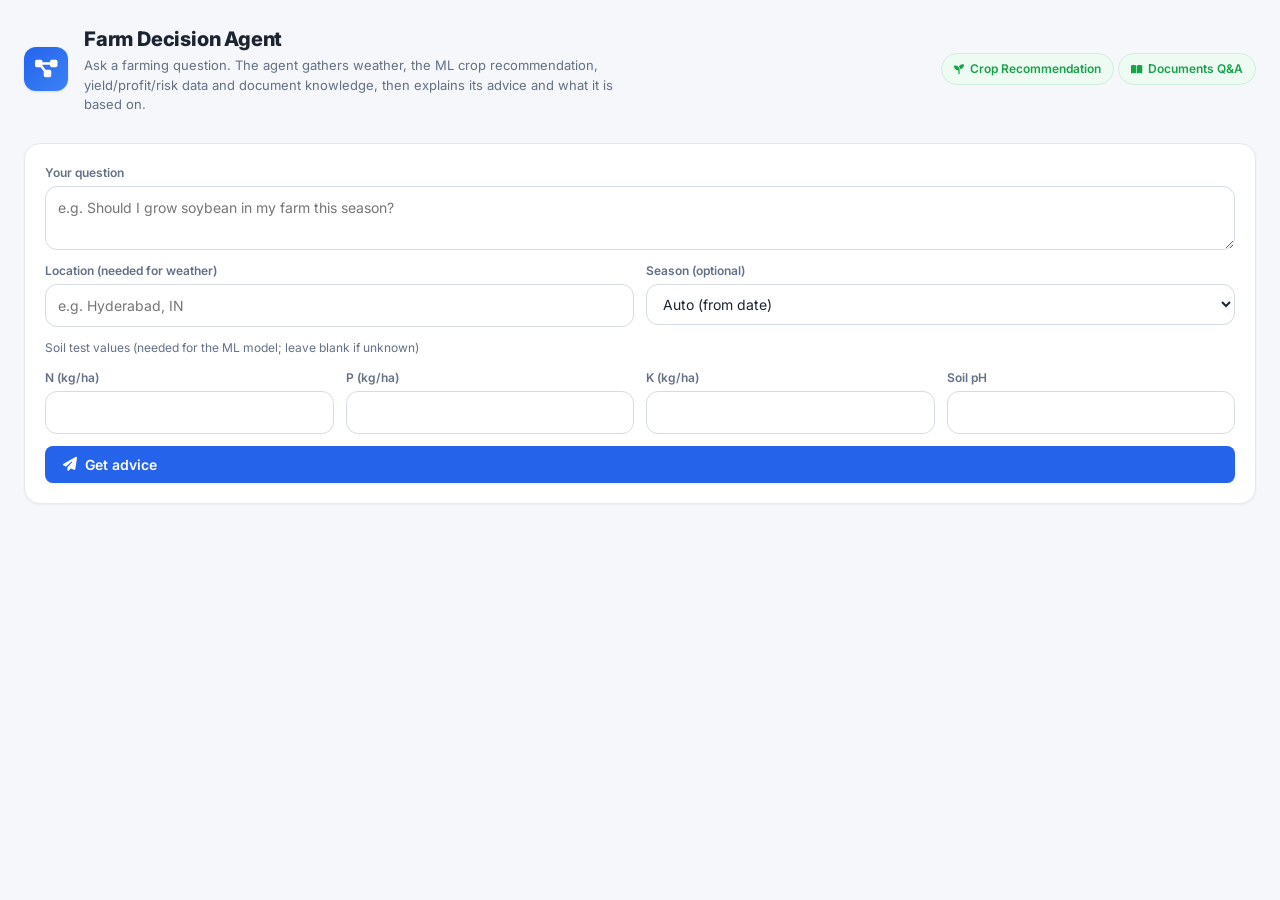
<file: weather/agent.html>
<!DOCTYPE html>
<html lang="en">
<head>
<meta charset="UTF-8">
<meta name="viewport" content="width=device-width, initial-scale=1.0">
<title>Farm Decision Agent</title>
<link rel="preconnect" href="https://fonts.googleapis.com">
<link href="https://fonts.googleapis.com/css2?family=Inter:wght@400;500;600;700;800&family=JetBrains+Mono:wght@500;600;700&display=swap" rel="stylesheet">
<link rel="stylesheet" href="https://cdnjs.cloudflare.com/ajax/libs/font-awesome/6.6.0/css/all.min.css">
<link rel="stylesheet" href="style.css">
</head>
<body>
<div class="app-shell">

    <header class="topbar">
        <div class="topbar-brand">
            <span class="brand-mark"><i class="fa-solid fa-diagram-project"></i></span>
            <div class="brand-copy">
                <h1 class="brand-title">Farm Decision Agent</h1>
                <p class="brand-subtitle">Ask a farming question. The agent gathers weather, the ML crop recommendation, yield/profit/risk data and document knowledge, then explains its advice and what it is based on.</p>
            </div>
        </div>
        <div class="topbar-meta">
            <a class="topbar-pill" href="index.html" style="text-decoration:none"><i class="fa-solid fa-seedling"></i> Crop Recommendation</a>
            <a class="topbar-pill" href="assistant.html" style="text-decoration:none"><i class="fa-solid fa-book-open"></i> Documents Q&amp;A</a>
        </div>
    </header>

    <form id="agentForm" class="panel agent-form">
        <label class="agent-field agent-wide">Your question
            <textarea id="agQuestion" rows="2" maxlength="1000" required
                placeholder="e.g. Should I grow soybean in my farm this season?"></textarea>
        </label>
        <label class="agent-field">Location (needed for weather)
            <input id="agLocation" type="text" maxlength="100" placeholder="e.g. Hyderabad, IN">
        </label>
        <label class="agent-field">Season (optional)
            <select id="agSeason"><option value="">Auto (from date)</option><option>Kharif</option><option>Rabi</option><option>Zaid</option></select>
        </label>
        <div class="agent-soil agent-wide">
            <span class="agent-soil-title">Soil test values (needed for the ML model; leave blank if unknown)</span>
            <label class="agent-field">N (kg/ha)<input id="agN" type="number" min="0" step="any"></label>
            <label class="agent-field">P (kg/ha)<input id="agP" type="number" min="0" step="any"></label>
            <label class="agent-field">K (kg/ha)<input id="agK" type="number" min="0" step="any"></label>
            <label class="agent-field">Soil pH<input id="agPh" type="number" min="0" max="14" step="any"></label>
        </div>
        <button id="agSubmit" type="submit" class="search-btn agent-wide"><i class="fas fa-paper-plane"></i><span>Get advice</span></button>
    </form>

    <div id="agStatus" class="chat-status"></div>
    <div id="agResult"></div>

</div>
<script src="agent.js"></script>
</body>
</html>
</file>
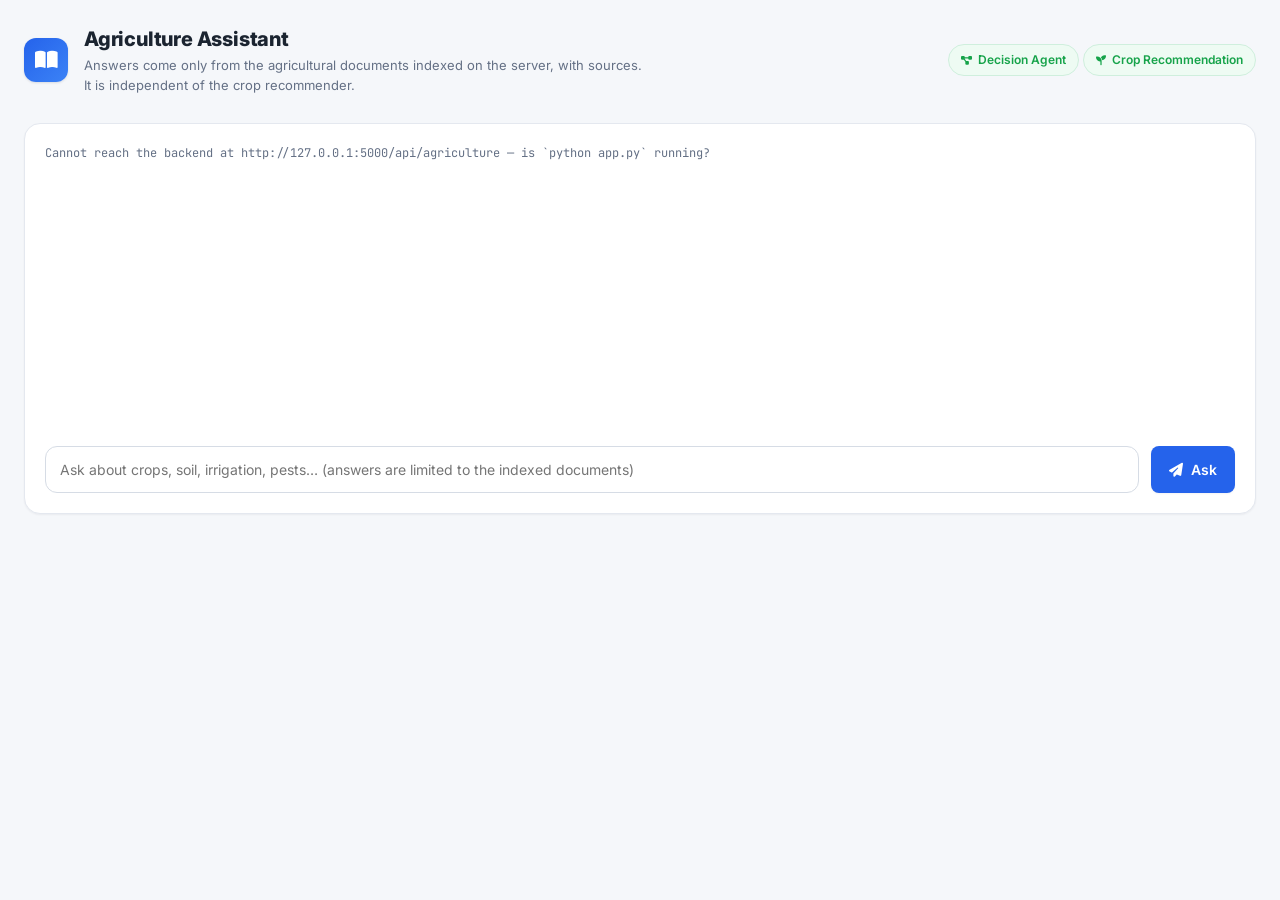
<file: weather/assistant.html>
<!DOCTYPE html>
<html lang="en">
<head>
<meta charset="UTF-8">
<meta name="viewport" content="width=device-width, initial-scale=1.0">
<title>Agriculture Assistant</title>
<link rel="preconnect" href="https://fonts.googleapis.com">
<link href="https://fonts.googleapis.com/css2?family=Inter:wght@400;500;600;700;800&family=JetBrains+Mono:wght@500;600;700&display=swap" rel="stylesheet">
<link rel="stylesheet" href="https://cdnjs.cloudflare.com/ajax/libs/font-awesome/6.6.0/css/all.min.css">
<link rel="stylesheet" href="style.css">
</head>
<body>
<div class="app-shell">

    <header class="topbar">
        <div class="topbar-brand">
            <span class="brand-mark"><i class="fa-solid fa-book-open"></i></span>
            <div class="brand-copy">
                <h1 class="brand-title">Agriculture Assistant</h1>
                <p class="brand-subtitle">Answers come only from the agricultural documents indexed on the server, with sources. It is independent of the crop recommender.</p>
            </div>
        </div>
        <div class="topbar-meta">
            <a class="topbar-pill" href="agent.html" style="text-decoration:none"><i class="fa-solid fa-diagram-project"></i> Decision Agent</a>
            <a class="topbar-pill" href="index.html" style="text-decoration:none"><i class="fa-solid fa-seedling"></i> Crop Recommendation</a>
        </div>
    </header>

    <div class="panel chat-panel">
        <p id="chatStatus" class="chat-status">Checking knowledge base…</p>
        <div id="chatLog" class="chat-log" aria-live="polite"></div>
        <form id="chatForm" class="chat-form">
            <input id="chatInput" type="text" maxlength="1000" autocomplete="off"
                   placeholder="Ask about crops, soil, irrigation, pests… (answers are limited to the indexed documents)">
            <button id="chatSend" type="submit" class="search-btn"><i class="fas fa-paper-plane"></i><span>Ask</span></button>
        </form>
    </div>

</div>
<script src="assistant.js"></script>
</body>
</html>
</file>
<file: weather/style.css>
/* =========================================================
   DESIGN TOKENS
========================================================= */
:root{
    --color-primary:#2563EB;
    --color-primary-dark:#1D4ED8;
    --color-primary-light:#EFF4FF;
    --color-secondary:#16A34A;
    --color-secondary-light:#EEFBF3;
    --color-accent:#F59E0B;
    --color-accent-light:#FFF7E8;
    --color-danger:#DC2626;
    --color-danger-light:#FDEDED;

    --color-bg:#F5F7FA;
    --color-surface:#FFFFFF;
    --color-surface-alt:#F8FAFC;
    --color-border:#E4E8EF;
    --color-border-strong:#D6DCE5;

    --color-text:#1B2430;
    --color-text-muted:#647085;
    --color-text-faint:#9AA5B5;

    --font-sans:'Inter',-apple-system,BlinkMacSystemFont,'Segoe UI',sans-serif;
    --font-mono:'JetBrains Mono',ui-monospace,monospace;

    --radius-sm:8px;
    --radius-md:12px;
    --radius-lg:16px;

    --shadow-xs:0 1px 2px rgba(16,24,40,.05);
    --shadow-sm:0 1px 3px rgba(16,24,40,.07),0 1px 2px rgba(16,24,40,.05);
    --shadow-md:0 6px 18px rgba(16,24,40,.08);

    --space-1:4px;
    --space-2:8px;
    --space-3:12px;
    --space-4:16px;
    --space-5:20px;
    --space-6:24px;
    --space-8:32px;

    --ease:cubic-bezier(.22,1,.36,1);
}

*{ margin:0; padding:0; box-sizing:border-box; }

body{
    font-family:var(--font-sans);
    background:var(--color-bg);
    color:var(--color-text);
    line-height:1.5;
    -webkit-font-smoothing:antialiased;
}

.hidden{ display:none !important; }

img{ max-width:100%; display:block; }

button{ font-family:inherit; cursor:pointer; }
input{ font-family:inherit; }

/* =========================================================
   SHELL / LAYOUT
========================================================= */
.app-shell{
    max-width:1360px;
    margin:0 auto;
    padding:var(--space-6) var(--space-6) 64px;
    display:flex;
    flex-direction:column;
    gap:var(--space-5);
}

/* =========================================================
   TOP BAR
========================================================= */
.topbar{
    display:flex;
    align-items:center;
    justify-content:space-between;
    gap:var(--space-4);
    padding-bottom:var(--space-2);
    flex-wrap:wrap;
}

.topbar-brand{
    display:flex;
    align-items:center;
    gap:var(--space-4);
}

.brand-mark{
    width:44px;
    height:44px;
    flex-shrink:0;
    border-radius:var(--radius-md);
    background:linear-gradient(135deg,var(--color-primary),#3B82F6);
    color:#fff;
    display:flex;
    align-items:center;
    justify-content:center;
    font-size:20px;
    box-shadow:var(--shadow-sm);
}

.brand-title{
    font-size:20px;
    font-weight:800;
    letter-spacing:-.01em;
    color:var(--color-text);
}

.brand-subtitle{
    font-size:13px;
    color:var(--color-text-muted);
    max-width:560px;
    margin-top:2px;
}

.topbar-pill{
    display:inline-flex;
    align-items:center;
    gap:6px;
    font-size:12px;
    font-weight:600;
    color:var(--color-secondary);
    background:var(--color-secondary-light);
    border:1px solid #CFEFDD;
    padding:6px 12px;
    border-radius:999px;
}
.topbar-pill i{ font-size:10px; }

/* =========================================================
   SEARCH BAR
========================================================= */
.search-panel{
    background:var(--color-surface);
    border:1px solid var(--color-border);
    border-radius:var(--radius-lg);
    box-shadow:var(--shadow-xs);
    padding:var(--space-4) var(--space-5);
    display:flex;
    flex-wrap:wrap;
    align-items:center;
    gap:var(--space-4);
}

.search-bar{
    flex:1 1 380px;
    display:flex;
    align-items:center;
    gap:var(--space-3);
    background:var(--color-surface-alt);
    border:1px solid var(--color-border);
    border-radius:var(--radius-md);
    padding:0 var(--space-4);
    transition:border-color .15s var(--ease), box-shadow .15s var(--ease);
}

.search-bar:focus-within{
    border-color:var(--color-primary);
    box-shadow:0 0 0 3px var(--color-primary-light);
}

.search-bar-icon{ color:var(--color-text-faint); font-size:14px; }

.search-box{
    flex:1;
    border:none;
    background:transparent;
    outline:none;
    padding:12px 0;
    font-size:14px;
    color:var(--color-text);
}
.search-box::placeholder{ color:var(--color-text-faint); }

.location-btn{
    width:38px;
    height:38px;
    border-radius:var(--radius-sm);
    border:1px solid var(--color-border);
    background:var(--color-surface);
    color:var(--color-text-muted);
    display:flex;
    align-items:center;
    justify-content:center;
    transition:all .15s var(--ease);
}
.location-btn:hover{ border-color:var(--color-primary); color:var(--color-primary); }

.search-btn{
    display:inline-flex;
    align-items:center;
    gap:8px;
    background:var(--color-primary);
    color:#fff;
    border:none;
    padding:10px 18px;
    border-radius:var(--radius-sm);
    font-size:14px;
    font-weight:600;
    box-shadow:var(--shadow-xs);
    transition:background .15s var(--ease);
}
.search-btn:hover{ background:var(--color-primary-dark); }

.recent-searches{
    display:flex;
    align-items:center;
    gap:var(--space-2);
    flex-wrap:wrap;
}

.recent-label{
    font-size:12px;
    font-weight:600;
    color:var(--color-text-faint);
    display:inline-flex;
    align-items:center;
    gap:5px;
    white-space:nowrap;
}

.recent-list{ display:flex; gap:8px; flex-wrap:wrap; }

.recent-list button{
    font-size:12.5px;
    font-weight:500;
    color:var(--color-text-muted);
    background:var(--color-surface-alt);
    border:1px solid var(--color-border);
    padding:6px 12px;
    border-radius:999px;
    transition:all .15s var(--ease);
}
.recent-list button:hover{
    border-color:var(--color-primary);
    color:var(--color-primary);
    background:var(--color-primary-light);
}

/* =========================================================
   LOADING / ERROR STATES
========================================================= */
.loading, .error{
    background:var(--color-surface);
    border:1px solid var(--color-border);
    border-radius:var(--radius-lg);
    padding:48px;
    display:flex;
    flex-direction:column;
    align-items:center;
    justify-content:center;
    gap:var(--space-3);
    color:var(--color-text-muted);
    font-size:14px;
}

.error{ color:var(--color-danger); }
.error i{ font-size:26px; }

.spinner{
    width:32px;
    height:32px;
    border:3px solid var(--color-border);
    border-top-color:var(--color-primary);
    border-radius:50%;
    animation:spin .8s linear infinite;
}
@keyframes spin{ to{ transform:rotate(360deg); } }

/* =========================================================
   DASHBOARD GRID
========================================================= */
.dashboard-grid{
    display:grid;
    grid-template-columns:380px 1fr;
    gap:var(--space-5);
    align-items:start;
}

.dashboard-col{ display:flex; flex-direction:column; gap:var(--space-5); }

@media (max-width:960px){
    .dashboard-grid{ grid-template-columns:1fr; }
}

/* =========================================================
   PANEL (generic card shell)
========================================================= */
.panel{
    background:var(--color-surface);
    border:1px solid var(--color-border);
    border-radius:var(--radius-lg);
    box-shadow:var(--shadow-xs);
    padding:var(--space-5);
    animation:fadeIn .35s var(--ease);
}

@keyframes fadeIn{
    from{ opacity:0; transform:translateY(6px); }
    to{ opacity:1; transform:translateY(0); }
}

.panel-heading{
    display:flex;
    align-items:center;
    justify-content:space-between;
    gap:var(--space-3);
    margin-bottom:var(--space-4);
}

.panel-heading h3{
    font-size:14.5px;
    font-weight:700;
    display:flex;
    align-items:center;
    gap:8px;
    color:var(--color-text);
}
.panel-heading h3 i{ color:var(--color-primary); font-size:13px; }

/* =========================================================
   REGION CARD
========================================================= */
.region-card{ border-left:3px solid var(--color-secondary); }
.region-card .panel-heading h3 i{ color:var(--color-secondary); }

.region-label{
    font-size:15px;
    font-weight:600;
    color:var(--color-text);
    margin-bottom:var(--space-4);
}

.common-crops-heading{
    font-size:11.5px;
    font-weight:700;
    text-transform:uppercase;
    letter-spacing:.04em;
    color:var(--color-text-faint);
    margin-bottom:var(--space-2);
}

.badge-row{ display:flex; flex-wrap:wrap; gap:8px; }

.crop-badge{
    font-size:12.5px;
    font-weight:600;
    background:var(--color-secondary-light);
    color:#0F7A3D;
    border:1px solid #CFEFDD;
    padding:6px 11px;
    border-radius:999px;
}

/* =========================================================
   WEATHER PANEL
========================================================= */
.weather-panel .panel-heading h3 i{ color:var(--color-primary); }

.unit-toggle{
    font-size:11.5px;
    font-weight:600;
    color:var(--color-primary);
    background:var(--color-primary-light);
    border:1px solid #D6E4FF;
    padding:5px 10px;
    border-radius:999px;
    white-space:nowrap;
}
.unit-toggle:hover{ background:#E1EBFF; }

.location .city{ font-size:17px; font-weight:700; }
.location .date{ font-size:12.5px; color:var(--color-text-muted); margin-top:1px; margin-bottom:var(--space-3); }

.weather-main{
    display:flex;
    align-items:center;
    gap:var(--space-3);
    padding:var(--space-2) 0 var(--space-4);
    border-bottom:1px solid var(--color-border);
    margin-bottom:var(--space-4);
}

.weather-main img{ width:56px; height:56px; }

.weather-main .temp{
    font-family:var(--font-mono);
    font-size:32px;
    font-weight:700;
    line-height:1;
    color:var(--color-text);
}

.weather-main .weather{
    font-size:12.5px;
    font-weight:600;
    text-transform:capitalize;
    color:var(--color-text-muted);
    margin-top:4px;
}

.details{
    display:grid;
    grid-template-columns:repeat(3, 1fr);
    gap:var(--space-2);
    margin-bottom:var(--space-4);
}

.details .card{
    background:var(--color-surface-alt);
    border:1px solid var(--color-border);
    border-radius:var(--radius-sm);
    padding:10px 8px;
    text-align:center;
}

.details .card i{ color:var(--color-primary); font-size:13px; margin-bottom:4px; }

.details .card span{
    display:block;
    font-size:10px;
    font-weight:600;
    text-transform:uppercase;
    letter-spacing:.02em;
    color:var(--color-text-faint);
    margin-bottom:2px;
}

.details .card p{
    font-family:var(--font-mono);
    font-size:13px;
    font-weight:600;
    color:var(--color-text);
}

.sun-card{
    display:flex;
    gap:var(--space-3);
    margin-bottom:var(--space-4);
}

.sun-item{
    flex:1;
    display:flex;
    align-items:center;
    gap:8px;
    background:var(--color-accent-light);
    border:1px solid #FCE7BE;
    border-radius:var(--radius-sm);
    padding:8px 10px;
}

.sun-icon{ font-size:18px; }
.sun-item small{ font-size:10px; color:var(--color-text-muted); font-weight:600; text-transform:uppercase; }
.sun-item p{ font-family:var(--font-mono); font-size:12.5px; font-weight:600; }

.bottom{
    display:flex;
    justify-content:flex-end;
    padding-top:var(--space-2);
    border-top:1px solid var(--color-border);
}
.bottom .updated{ font-size:11.5px; color:var(--color-text-faint); }
.bottom .updated span{ font-family:var(--font-mono); color:var(--color-text-muted); font-weight:600; }

/* =========================================================
   SOIL INPUT PANEL
========================================================= */
.soil-section .panel-heading h3 i{ color:var(--color-accent); }

.soil-hint{
    font-size:12.5px;
    color:var(--color-text-muted);
    background:var(--color-primary-light);
    border:1px solid #D6E4FF;
    border-radius:var(--radius-sm);
    padding:9px 12px;
    margin-bottom:var(--space-4);
    display:flex;
    gap:8px;
    align-items:flex-start;
}
.soil-hint i{ color:var(--color-primary); margin-top:2px; }

.soil-inputs{
    display:flex;
    flex-direction:column;
    gap:var(--space-3);
    margin-bottom:var(--space-3);
}

.soil-field label{
    display:flex;
    justify-content:space-between;
    align-items:baseline;
    margin-bottom:6px;
}

.soil-field-name{
    font-size:13px;
    font-weight:600;
    color:var(--color-text);
    display:inline-flex;
    align-items:center;
    gap:6px;
}
.soil-field-name i{ color:var(--color-text-faint); font-size:11px; }

.soil-field-unit{
    font-size:11px;
    font-weight:600;
    color:var(--color-text-faint);
    text-transform:uppercase;
}

.soil-field input{
    width:100%;
    border:1px solid var(--color-border);
    border-radius:var(--radius-sm);
    padding:10px 12px;
    font-size:14px;
    font-family:var(--font-mono);
    color:var(--color-text);
    outline:none;
    transition:border-color .15s var(--ease), box-shadow .15s var(--ease);
}
.soil-field input:focus{
    border-color:var(--color-primary);
    box-shadow:0 0 0 3px var(--color-primary-light);
}

.soil-field-range{
    display:block;
    font-size:11px;
    color:var(--color-text-faint);
    margin-top:4px;
}

.soil-footnote{
    font-size:11.5px;
    color:var(--color-text-faint);
    line-height:1.5;
    margin-bottom:var(--space-4);
}

.recommend-btn{
    width:100%;
    background:var(--color-primary);
    color:#fff;
    border:none;
    padding:13px;
    border-radius:var(--radius-md);
    font-size:14.5px;
    font-weight:700;
    display:flex;
    align-items:center;
    justify-content:center;
    gap:9px;
    box-shadow:var(--shadow-sm);
    transition:background .15s var(--ease), transform .1s var(--ease);
}
.recommend-btn:hover:not(:disabled){ background:var(--color-primary-dark); }
.recommend-btn:active:not(:disabled){ transform:scale(.99); }
.recommend-btn:disabled{ opacity:.65; cursor:not-allowed; }

/* =========================================================
   EMPTY / LOADING / ERROR — RIGHT COLUMN
========================================================= */
.crop-empty-state, .crop-loading, .crop-error{
    background:var(--color-surface);
    border:1px dashed var(--color-border-strong);
    border-radius:var(--radius-lg);
    padding:64px 32px;
    display:flex;
    flex-direction:column;
    align-items:center;
    justify-content:center;
    text-align:center;
    gap:10px;
    min-height:420px;
}

.crop-empty-state i{ font-size:34px; color:var(--color-text-faint); margin-bottom:6px; }
.crop-empty-state h3{ font-size:16px; font-weight:700; color:var(--color-text); }
.crop-empty-state p{ font-size:13.5px; color:var(--color-text-muted); max-width:320px; }

.crop-loading p, .crop-error p{ font-size:14px; color:var(--color-text-muted); }
.crop-error{ border-style:solid; border-color:#F3C6C6; background:var(--color-danger-light); }
.crop-error i{ font-size:28px; color:var(--color-danger); }
.crop-error p{ color:var(--color-danger); }

/* =========================================================
   CROP RESULT — HERO
========================================================= */
.crop-result{ display:flex; flex-direction:column; gap:var(--space-5); }

.prediction-hero{
    background:linear-gradient(180deg,var(--color-surface) 0%,var(--color-surface) 100%);
    border:1px solid var(--color-border);
    border-top:4px solid var(--color-primary);
    border-radius:var(--radius-lg);
    padding:var(--space-6);
    box-shadow:var(--shadow-md);
}

.result-header{
    display:flex;
    align-items:center;
    gap:var(--space-5);
    padding-bottom:var(--space-5);
    margin-bottom:var(--space-5);
    border-bottom:1px solid var(--color-border);
}

.crop-image{
    width:96px;
    height:96px;
    object-fit:contain;
    background:var(--color-surface-alt);
    border:1px solid var(--color-border);
    border-radius:var(--radius-md);
    padding:12px;
    flex-shrink:0;
}

.section-eyebrow{
    display:inline-flex;
    align-items:center;
    gap:6px;
    font-size:11px;
    font-weight:700;
    text-transform:uppercase;
    letter-spacing:.05em;
    color:var(--color-primary);
    background:var(--color-primary-light);
    padding:4px 10px;
    border-radius:999px;
    margin-bottom:8px;
}

.result-title h2{
    font-size:28px;
    font-weight:800;
    letter-spacing:-.01em;
    color:var(--color-text);
}

.scientific-name{
    font-size:13.5px;
    font-style:italic;
    color:var(--color-text-muted);
    margin-top:2px;
}

.crop-description{
    font-size:14px;
    color:var(--color-text-muted);
    line-height:1.6;
    margin-bottom:var(--space-5);
}

.result-stats{
    display:grid;
    grid-template-columns:repeat(5, 1fr);
    gap:var(--space-4);
}

@media (max-width:900px){
    .result-stats{ grid-template-columns:repeat(2, 1fr); }
}

.stat-box span{
    display:block;
    font-size:10.5px;
    font-weight:700;
    text-transform:uppercase;
    letter-spacing:.03em;
    color:var(--color-text-faint);
    margin-bottom:5px;
}

.stat-box p{
    font-family:var(--font-mono);
    font-size:19px;
    font-weight:700;
    color:var(--color-text);
    margin-bottom:8px;
}

.stat-box-plain p{ font-size:15px; margin-bottom:0; }

.progress-track{
    width:100%;
    height:7px;
    background:var(--color-surface-alt);
    border:1px solid var(--color-border);
    border-radius:999px;
    overflow:hidden;
}

.progress-fill{
    height:100%;
    width:0%;
    border-radius:999px;
    transition:width .6s var(--ease);
    background:var(--color-primary);
}

.progress-fill.bar-good{ background:var(--color-secondary); }
.progress-fill.bar-warn{ background:var(--color-accent); }
.progress-fill.bar-bad{ background:var(--color-danger); }

/* =========================================================
   DETAIL GRID (secondary cards)
========================================================= */
.detail-grid{
    display:grid;
    grid-template-columns:repeat(2, 1fr);
    gap:var(--space-4);
}

@media (max-width:760px){
    .detail-grid{ grid-template-columns:1fr; }
}

.detail-card{
    background:var(--color-surface);
    border:1px solid var(--color-border);
    border-radius:var(--radius-md);
    padding:var(--space-5);
    box-shadow:var(--shadow-xs);
}

.detail-card h4{
    font-size:13px;
    font-weight:700;
    display:flex;
    align-items:center;
    gap:7px;
    margin-bottom:var(--space-3);
    color:var(--color-text);
}
.detail-card h4 i{ color:var(--color-primary); font-size:12px; }

.plain-list{ list-style:none; display:flex; flex-direction:column; gap:8px; }

.plain-list li{
    display:flex;
    justify-content:space-between;
    align-items:center;
    font-size:13px;
    padding-bottom:8px;
    border-bottom:1px solid var(--color-surface-alt);
}
.plain-list li:last-child{ border-bottom:none; padding-bottom:0; }

.plain-list li span:first-child{ color:var(--color-text-muted); }
.plain-list li span:last-child{ font-family:var(--font-mono); font-weight:600; color:var(--color-text); }

.suitable-for-line{
    margin-top:var(--space-3);
    font-size:12.5px;
    font-weight:600;
    color:var(--color-secondary);
}

/* Why This Crop — render as badges instead of a plain list */
.badge-list{ flex-direction:row; flex-wrap:wrap; gap:8px; }
.badge-list li{
    border:none;
    padding:6px 11px;
    border-radius:999px;
    font-size:12.5px;
    font-weight:600;
    background:var(--color-surface-alt);
    border:1px solid var(--color-border);
    color:var(--color-text-muted);
    display:block;
}

.suggestions-box .plain-list li{
    justify-content:flex-start;
    gap:8px;
    color:var(--color-text-muted);
}

.fertilizer-tip p{
    font-size:13.5px;
    color:var(--color-text-muted);
    line-height:1.6;
}

.top-predictions ol{
    list-style:none;
    counter-reset:top-pred;
    display:flex;
    flex-direction:column;
    gap:8px;
}
.top-predictions li{
    counter-increment:top-pred;
    font-size:13px;
    font-weight:600;
    color:var(--color-text);
    padding:8px 10px;
    background:var(--color-surface-alt);
    border-radius:var(--radius-sm);
    border:1px solid var(--color-border);
}

/* =========================================================
   OVERALL RECOMMENDATIONS
========================================================= */
.recommendation-section{ border-left:3px solid var(--color-accent); }
.recommendation-section .panel-heading h3 i{ color:var(--color-accent); }

.recommendation-subtext{
    font-size:12px;
    color:var(--color-text-faint);
    margin-bottom:var(--space-4);
    font-family:var(--font-mono);
}

.recommendation-list{ list-style:none; display:flex; flex-direction:column; gap:var(--space-3); }

.recommendation-item{
    background:var(--color-surface-alt);
    border:1px solid var(--color-border);
    border-radius:var(--radius-md);
    padding:var(--space-4);
}

.recommendation-row{
    display:flex;
    align-items:center;
    gap:var(--space-3);
    flex-wrap:wrap;
    margin-bottom:8px;
}

.recommendation-rank{
    font-family:var(--font-mono);
    font-weight:700;
    color:var(--color-text-faint);
    font-size:13px;
}

.recommendation-crop{
    font-weight:700;
    font-size:14.5px;
    color:var(--color-text);
    flex:1;
}

.recommendation-stars{ font-size:12.5px; letter-spacing:1px; }

.recommendation-score{
    font-family:var(--font-mono);
    font-weight:700;
    font-size:14px;
    color:var(--color-primary);
    background:var(--color-primary-light);
    padding:3px 10px;
    border-radius:999px;
}

.recommendation-reasons{ display:flex; flex-wrap:wrap; gap:6px; }

.reason-badge{
    font-size:11.5px;
    font-weight:600;
    padding:4px 9px;
    border-radius:999px;
    border:1px solid transparent;
}
.reason-badge.reason-ok{ background:var(--color-secondary-light); color:#0F7A3D; border-color:#CFEFDD; }
.reason-badge.reason-bad{ background:var(--color-danger-light); color:#B42318; border-color:#F3C6C6; }
.reason-badge.reason-neutral{ background:var(--color-surface); color:var(--color-text-muted); border-color:var(--color-border); }

/* =========================================================
   PREDICTION HISTORY PANEL
========================================================= */
.history-panel{ margin-top:var(--space-2); }

.history-heading{ flex-wrap:wrap; gap:var(--space-3); }

.history-actions{ display:flex; gap:8px; }

.history-btn{
    font-size:12.5px;
    font-weight:600;
    color:var(--color-text-muted);
    background:var(--color-surface);
    border:1px solid var(--color-border);
    padding:7px 12px;
    border-radius:var(--radius-sm);
    display:inline-flex;
    align-items:center;
    gap:6px;
    transition:all .15s var(--ease);
}
.history-btn:hover{ border-color:var(--color-primary); color:var(--color-primary); }
.history-btn-danger:hover{ border-color:var(--color-danger); color:var(--color-danger); background:var(--color-danger-light); }

.history-toolbar{
    display:flex;
    flex-wrap:wrap;
    gap:var(--space-3);
    margin-bottom:var(--space-4);
}

.history-search{
    flex:1 1 220px;
    display:flex;
    align-items:center;
    gap:8px;
    background:var(--color-surface-alt);
    border:1px solid var(--color-border);
    border-radius:var(--radius-sm);
    padding:0 var(--space-3);
}
.history-search i{ color:var(--color-text-faint); font-size:12px; }
.history-search input{
    flex:1;
    border:none;
    background:transparent;
    outline:none;
    padding:9px 0;
    font-size:13px;
}

.history-toolbar select{
    border:1px solid var(--color-border);
    background:var(--color-surface-alt);
    border-radius:var(--radius-sm);
    padding:9px 10px;
    font-size:13px;
    color:var(--color-text-muted);
    outline:none;
}

.history-table-wrap{ overflow-x:auto; }

.history-table{
    width:100%;
    border-collapse:collapse;
    font-size:13px;
}

.history-table th{
    text-align:left;
    font-size:10.5px;
    font-weight:700;
    text-transform:uppercase;
    letter-spacing:.03em;
    color:var(--color-text-faint);
    padding:0 12px 10px;
    border-bottom:1px solid var(--color-border);
    white-space:nowrap;
}

.history-table td{
    padding:11px 12px;
    border-bottom:1px solid var(--color-surface-alt);
    color:var(--color-text);
    white-space:nowrap;
}

.history-table tbody tr:hover{ background:var(--color-surface-alt); }

.history-table td:first-child, .history-table td:nth-child(2){ font-family:var(--font-mono); font-size:12px; color:var(--color-text-muted); }

.history-crop-pill{
    font-weight:600;
    background:var(--color-secondary-light);
    color:#0F7A3D;
    padding:3px 9px;
    border-radius:999px;
    font-size:12px;
}

.history-delete-btn{
    background:none;
    border:none;
    color:var(--color-text-faint);
    font-size:13px;
    padding:4px;
}
.history-delete-btn:hover{ color:var(--color-danger); }

.history-empty{
    text-align:center;
    padding:32px;
    font-size:13.5px;
    color:var(--color-text-faint);
}

.history-pagination{
    display:flex;
    justify-content:center;
    gap:6px;
    margin-top:var(--space-4);
}

.history-pagination button{
    width:30px;
    height:30px;
    border-radius:var(--radius-sm);
    border:1px solid var(--color-border);
    background:var(--color-surface);
    font-size:12.5px;
    font-weight:600;
    color:var(--color-text-muted);
}
.history-pagination button.active{
    background:var(--color-primary);
    border-color:var(--color-primary);
    color:#fff;
}
.history-pagination button:hover:not(.active){ border-color:var(--color-primary); color:var(--color-primary); }

/* =========================================================
   RESPONSIVE
========================================================= */
@media (max-width:640px){
    .app-shell{ padding:var(--space-4); }
    .details{ grid-template-columns:repeat(2, 1fr); }
    .result-stats{ grid-template-columns:1fr 1fr; }
    .brand-title{ font-size:17px; }
    .brand-subtitle{ display:none; }
    .search-panel{ padding:var(--space-4); }
}


/* =========================================================
   DECISION CARD (yield / revenue / profit / risk)
========================================================= */
.decision-card{
    background:var(--color-primary-light);
    border:1px solid var(--color-border-strong);
    border-radius:var(--radius-md);
    padding:var(--space-4);
    margin-bottom:var(--space-4);
}
.decision-head{ display:flex; align-items:baseline; gap:var(--space-3); flex-wrap:wrap; margin-bottom:var(--space-3); }
.decision-label{ font-size:12px; font-weight:600; color:var(--color-text-muted); text-transform:uppercase; letter-spacing:.04em; }
.decision-crop{ font-size:20px; font-weight:700; color:var(--color-text); }
.decision-grid{ display:grid; grid-template-columns:repeat(auto-fit,minmax(170px,1fr)); gap:var(--space-3); margin-bottom:var(--space-3); }
.decision-key{ display:block; font-size:11.5px; color:var(--color-text-muted); margin-bottom:2px; }
.decision-val{ font-weight:700; font-size:14.5px; color:var(--color-text); }
.decision-val small{ font-weight:500; color:var(--color-text-muted); font-size:11.5px; }
.decision-unavailable{ font-weight:600; color:var(--color-text-faint); font-style:italic; cursor:help; }
.decision-reasons{ margin:0 0 var(--space-3) 18px; font-size:13px; color:var(--color-text); }
.decision-note{ font-size:11.5px; color:var(--color-text-faint); font-family:var(--font-mono); line-height:1.5; }
.risk-pill{ font-size:11.5px; font-weight:700; padding:3px 9px; border-radius:999px; }
.risk-low{ background:var(--color-secondary-light); color:var(--color-secondary); }
.risk-medium{ background:var(--color-accent-light); color:#B45309; }
.risk-high{ background:var(--color-danger-light); color:var(--color-danger); }
.risk-unknown{ background:var(--color-surface-alt); color:var(--color-text-muted); }


/* =========================================================
   EXPLAINABLE AI (feature contribution bars)
========================================================= */
.explain-card{
    background:var(--color-surface-alt);
    border:1px solid var(--color-border);
    border-radius:var(--radius-md);
    padding:var(--space-4);
    margin-bottom:var(--space-4);
}
.explain-head{ font-size:14px; color:var(--color-text); margin-bottom:2px; }
.explain-sub{ font-size:12px; color:var(--color-text-muted); margin-bottom:var(--space-3); }
.explain-row{ display:grid; grid-template-columns:130px 1fr 70px; align-items:center; gap:10px; margin-bottom:6px; font-size:12.5px; }
.explain-name{ font-weight:600; color:var(--color-text); }
.explain-name small{ margin-left:6px; font-weight:400; color:var(--color-text-faint); }
.explain-track{ background:var(--color-border); border-radius:999px; height:8px; overflow:hidden; }
.explain-bar{ display:block; height:100%; border-radius:999px; }
.explain-bar-up{ background:var(--color-secondary); }
.explain-bar-down{ background:var(--color-danger); }
.explain-bar-neutral{ background:var(--color-primary); }
.explain-num{ font-family:var(--font-mono); text-align:right; color:var(--color-text-muted); }
@media (max-width:520px){ .explain-row{ grid-template-columns:100px 1fr 62px; } }

/* =========================================================
   AGRICULTURE ASSISTANT (assistant.html)
========================================================= */
.chat-panel{ display:flex; flex-direction:column; gap:var(--space-3); }
.chat-status{ font-size:12px; color:var(--color-text-muted); font-family:var(--font-mono); }
.chat-log{ display:flex; flex-direction:column; gap:var(--space-3); min-height:260px; max-height:60vh; overflow-y:auto; padding:var(--space-2) 0; }
.chat-msg{ display:flex; flex-direction:column; max-width:88%; }
.chat-user{ align-self:flex-end; }
.chat-bot{ align-self:flex-start; }
.chat-bubble{ padding:10px 14px; border-radius:var(--radius-md); font-size:14px; line-height:1.55; white-space:pre-wrap; }
.chat-user .chat-bubble{ background:var(--color-primary); color:#fff; }
.chat-bot .chat-bubble{ background:var(--color-surface-alt); border:1px solid var(--color-border); color:var(--color-text); }
.chat-unanswerable .chat-bubble{ background:var(--color-accent-light); border-color:var(--color-accent); }
.chat-error .chat-bubble{ background:var(--color-danger-light); border-color:var(--color-danger); }
.chat-sources{ margin-top:6px; font-size:12px; color:var(--color-text-muted); }
.chat-sources ul{ margin:2px 0 0 18px; }
.chat-context{ margin-top:6px; font-size:12px; color:var(--color-text-muted); }
.chat-context summary{ cursor:pointer; }
.chat-context-item{ margin-top:6px; padding:8px 10px; background:var(--color-surface-alt); border:1px solid var(--color-border); border-radius:var(--radius-md); }
.chat-context-meta{ font-family:var(--font-mono); font-size:11px; color:var(--color-text-faint); margin-bottom:2px; }
.chat-form{ display:flex; gap:var(--space-3); }
.chat-form input{ flex:1; padding:12px 14px; border:1px solid var(--color-border-strong); border-radius:var(--radius-md); font:inherit; font-size:14px; }

/* =========================================================
   FARM DECISION AGENT (agent.html)
========================================================= */
.agent-form{ display:grid; grid-template-columns:1fr 1fr; gap:var(--space-3); }
.agent-wide{ grid-column:1 / -1; }
.agent-field{ display:flex; flex-direction:column; gap:4px; font-size:12px; font-weight:600; color:var(--color-text-muted); }
.agent-field input, .agent-field select, .agent-field textarea{
    padding:10px 12px; border:1px solid var(--color-border-strong); border-radius:var(--radius-md);
    font:inherit; font-size:14px; font-weight:400; color:var(--color-text); background:var(--color-surface);
}
.agent-soil{ display:grid; grid-template-columns:repeat(4,1fr); gap:var(--space-3); }
.agent-soil-title{ grid-column:1 / -1; font-size:12px; color:var(--color-text-muted); }
#agResult{ display:flex; flex-direction:column; gap:var(--space-4); }
.agent-answer{ border-left:3px solid var(--color-primary); }
.agent-verdict{ display:inline-block; padding:4px 12px; border-radius:999px; font-weight:700; font-size:13px; margin-bottom:var(--space-3); }
.verdict-recommended{ background:var(--color-secondary-light); color:var(--color-secondary); }
.verdict-conditional{ background:var(--color-accent-light); color:#B45309; }
.verdict-not_recommended{ background:var(--color-danger-light); color:var(--color-danger); }
.verdict-insufficient_evidence{ background:var(--color-surface-alt); color:var(--color-text-muted); border:1px solid var(--color-border-strong); }
.agent-summary{ font-size:15px; line-height:1.6; margin-bottom:var(--space-3); }
.agent-points{ margin:0 0 var(--space-3) 18px; font-size:14px; line-height:1.6; }
.agent-chip{ display:inline-block; font-family:var(--font-mono); font-size:10.5px; padding:1px 6px; margin-left:3px; border-radius:6px; background:var(--color-primary-light); color:var(--color-primary); cursor:help; }
.agent-caveat{ font-size:13px; color:#B45309; margin-bottom:6px; }
.agent-missing{ background:var(--color-accent-light); border:1px solid var(--color-accent); border-radius:var(--radius-md); padding:10px 14px; font-size:13px; margin:var(--space-3) 0; }
.agent-missing ul{ margin:4px 0 0 18px; }
.agent-note{ font-size:11.5px; color:var(--color-text-faint); font-family:var(--font-mono); }
.agent-section{ background:var(--color-surface); border:1px solid var(--color-border); border-radius:var(--radius-md); padding:var(--space-3) var(--space-4); }
.agent-section summary{ cursor:pointer; font-weight:700; font-size:14px; }
.agent-kind{ font-size:12px; color:var(--color-text-muted); margin:4px 0 var(--space-3); }
.agent-facts{ list-style:none; display:flex; flex-direction:column; gap:6px; font-size:13px; }
.agent-fid{ font-family:var(--font-mono); font-size:10.5px; color:var(--color-text-faint); margin-right:6px; }
.agent-empty{ font-size:13px; color:var(--color-text-faint); font-style:italic; }
.agent-trace{ font-family:var(--font-mono); font-size:11.5px; color:var(--color-text-faint); }
@media (max-width:620px){ .agent-form{ grid-template-columns:1fr; } .agent-soil{ grid-template-columns:1fr 1fr; } }
.agent-field input, .agent-field select, .agent-field textarea{ width:100%; min-width:0; box-sizing:border-box; }
</file>
